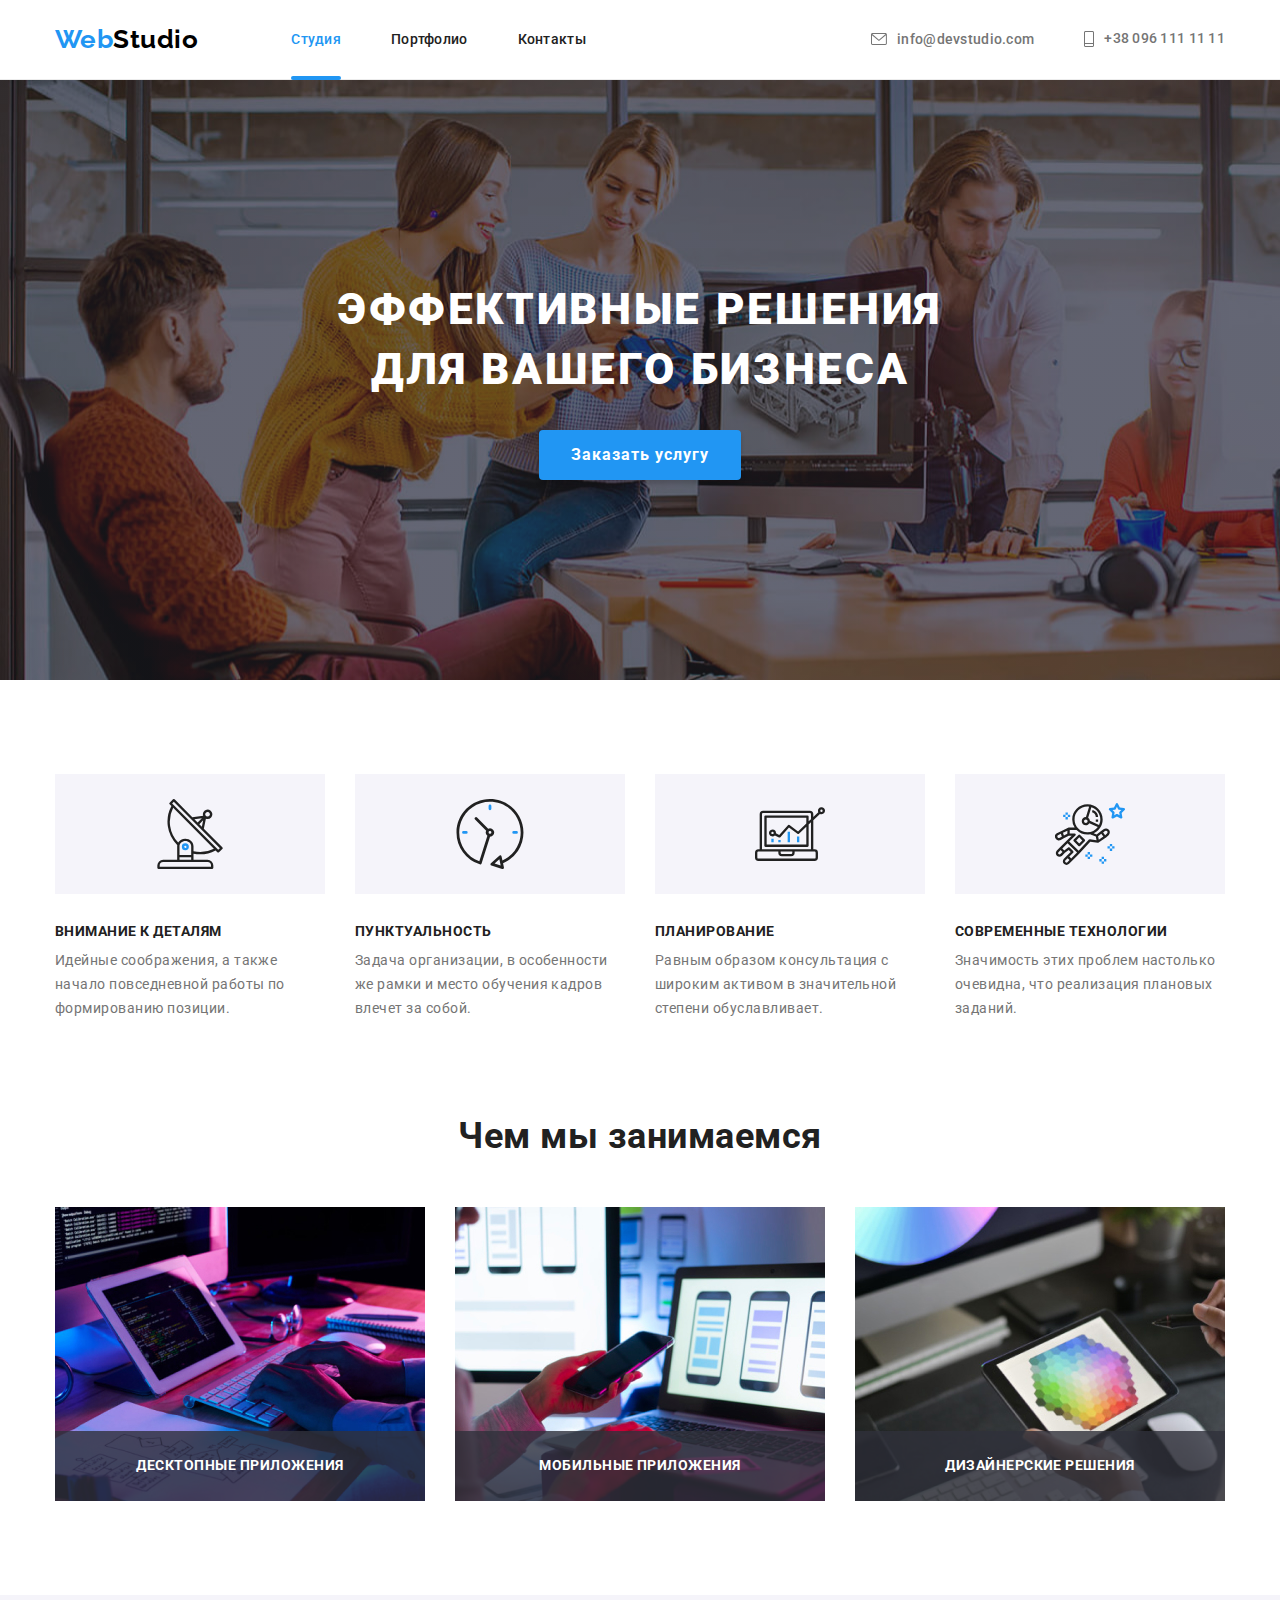
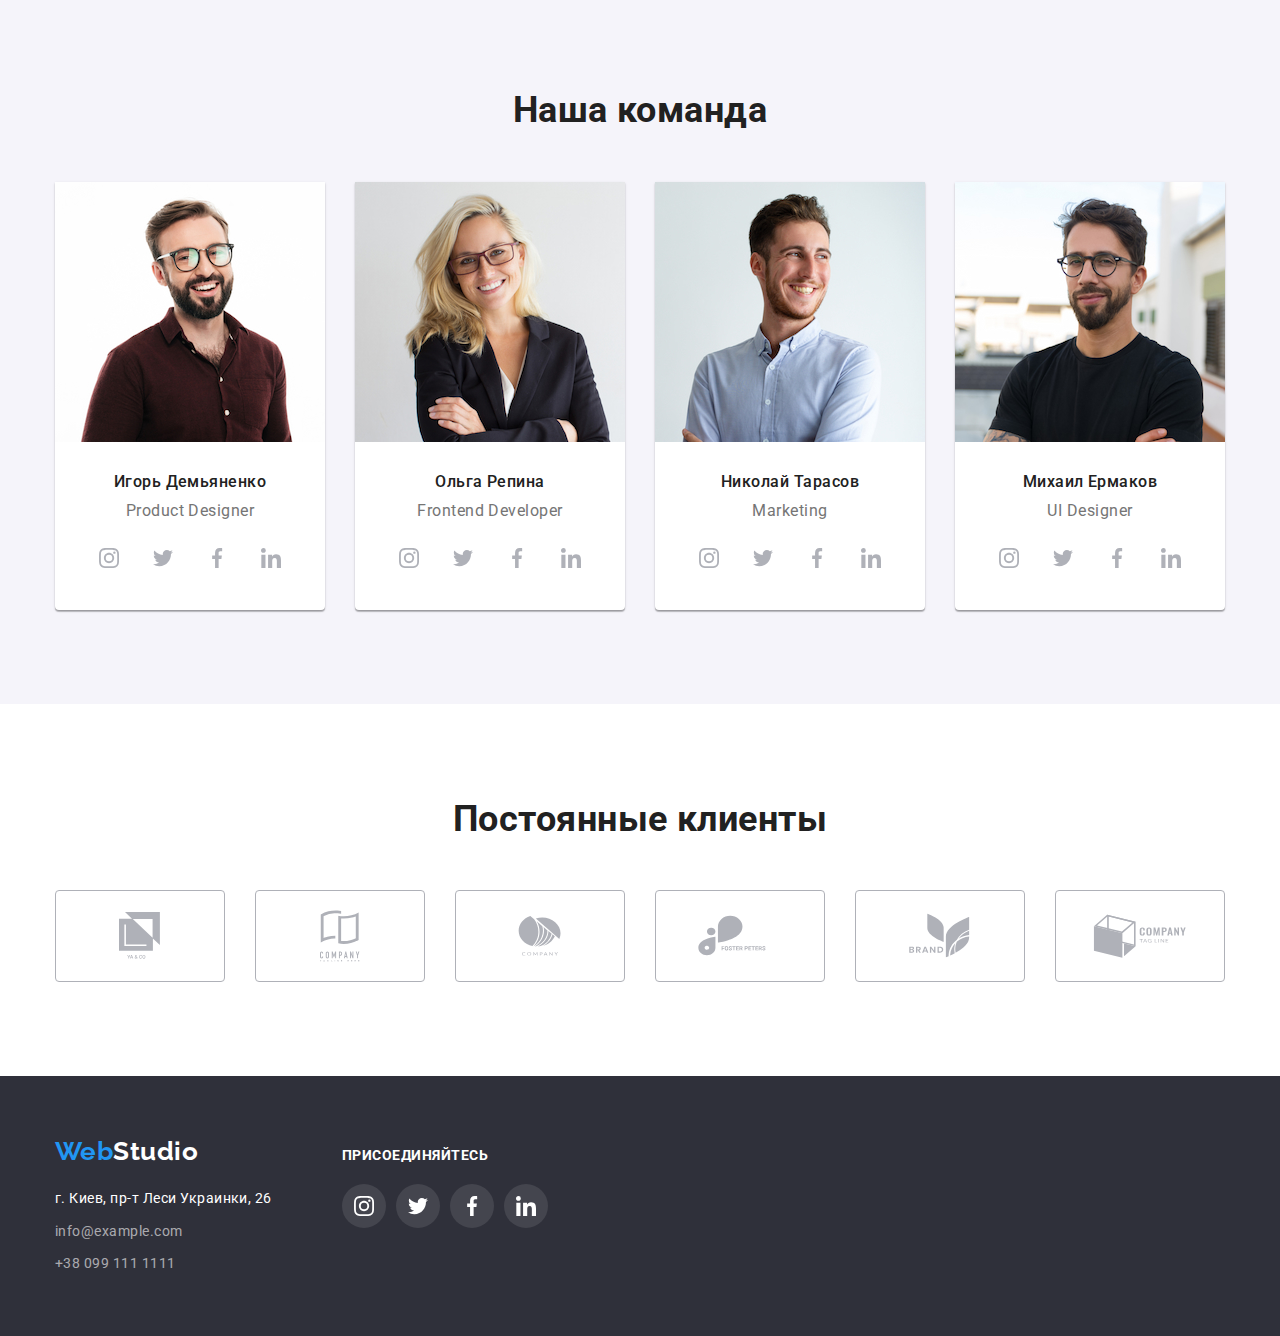
<file: index.html>
<!DOCTYPE html>
<html lang="ru">

<head>
  <meta charset="UTF-8">
  <meta http-equiv="X-UA-Compatible" content="IE=edge">
  <meta name="viewport" content="width=device-width, initial-scale=1.0">
  <title>WebStudio | эффективные решения для вашего бизнеса</title>
  <link rel="preconnect" href="https://fonts.gstatic.com">
  <link
    href="https://fonts.googleapis.com/css2?family=Raleway:wght@700&family=Roboto:wght@400;500;700;900&display=swap"
    rel="stylesheet">
  <link rel="stylesheet"
    href="https://cdnjs.cloudflare.com/ajax/libs/modern-normalize/1.0.0/modern-normalize.min.css">
  <link rel="stylesheet" href="./css/styles.css">
</head>

<body>

  <!-- Шапка сайта -->
  <header class="main-header">
    <div class="header-container container">
      <nav class="navigation">
        <a class="logo link" href="./index.html" lang="en">
          <span class="logo-accent">Web</span>Studio
        </a>
        <ul class="menu list">
          <li class="menu-item">
            <a class="menu-link link current" href="./index.html">Студия</a>
          </li>
          <li class="menu-item">
            <a class="menu-link link" href="./portfolio.html">Портфолио</a>
          </li>
          <li class="menu-item">
            <a class="menu-link link" href="">Контакты</a>
          </li>
        </ul>
      </nav>
      <ul class="contacts list">
        <li class="contacts-item">
          <a class="contacts-link link" href="mailto:info@devstudio.com" target="_blank"
            rel="noopener noreferrer">
            <svg class="contacts-link-icon" width="16px" height="12px">
              <use href="./images/svg/icons.svg#icon-mail"></use>
            </svg>
            info@devstudio.com
          </a>
        </li>
        <li class="contacts-item">
          <a class="contacts-link link" href="tel:+380961111111">
            <svg class="contacts-link-icon" width="10px" height="16px">
              <use href="./images/svg/icons.svg#icon-phone"></use>
            </svg>+38 096 111 11 11</a>
        </li>
      </ul>
    </div>
  </header>

  <main>

    <!-- Секция герой -->
    <section class="hero">
      <div class="container">
        <h1 class="heading">Эффективные решения для вашего бизнеса</h1>
        <button class="hero-button" type="button" data-modal-open>Заказать услугу</button>
      </div>
    </section>

    <!-- Секция особенноестей -->
    <section class="features">
      <div class="container">
        <h2 class="visually-hidden">Наши особенности</h2>
        <ul class="features-list list">
          <li class="features-item">
            <div class="features-item-illustration">
              <svg class="features-item-illustration-icon" width="70px" height="70px">
                <use href="./images/svg/icons.svg#icon-antenna"></use>
              </svg>
            </div>
            <h3 class="features-heading">Внимание к деталям</h3>
            <p class="features-paragraph">Идейные соображения, а также начало
              повседневной работы по формированию позиции.</p>
          </li>
          <li class="features-item">
            <div class="features-item-illustration">
              <svg class="features-item-illustration-icon" width="70px" height="70px">
                <use href="./images/svg/icons.svg#icon-clock"></use>
              </svg>
            </div>
            <h3 class="features-heading">Пунктуальность</h3>
            <p class="features-paragraph">Задача организации, в особенности же
              рамки и место обучения кадров влечет за собой.</p>
          </li>
          <li class="features-item">
            <div class="features-item-illustration">
              <svg class="features-item-illustration-icon" width="70px" height="70px">
                <use href="./images/svg/icons.svg#icon-diagram"></use>
              </svg>
            </div>
            <h3 class="features-heading">Планирование</h3>
            <p class="features-paragraph">Равным образом консультация с широким
              активом в значительной степени обуславливает.</p>
          </li>
          <li class="features-item">
            <div class="features-item-illustration">
              <svg class="features-item-illustration-icon" width="70px" height="70px">
                <use href="./images/svg/icons.svg#icon-astronaut"></use>
              </svg>
            </div>
            <h3 class="features-heading">Современные технологии</h3>
            <p class="features-paragraph">Значимость этих проблем настолько
              очевидна, что реализация плановых заданий.</p>
          </li>
        </ul>
      </div>
    </section>

    <!-- Секция "Чем мы занимаемся"-->
    <section class="doing">
      <div class="container">
        <h2 class="section-heading">Чем мы занимаемся</h2>
        <ul class="doing-list list">
          <li class="doing-item">
            <img src="./images/work-process/work-process-1.jpg"
              alt="Программист пишет код" width="370" height="294">
            <div class="doing-description-block">
              <p class="doing-description">Десктопные приложения</p>
            </div>
          </li>
          <li class="doing-item">
            <img src="./images/work-process/work-process-2.jpg"
              alt="Дизайнер разрабатывает интерфейс" width="370" height="294">
            <div class="doing-description-block">
              <p class="doing-description">Мобильные приложения</p>
            </div>
          </li>
          <li class="doing-item">
            <img src="./images/work-process/work-process-3.jpg"
              alt="Дизайнер подбирает палитру на планшете" width="370" height="294">
            <div class="doing-description-block">
              <p class="doing-description">Дизайнерские решения</p>
            </div>
          </li>
        </ul>
      </div>
    </section>

    <!-- Секция "Наша команда"-->
    <section class="team">
      <div class="container">
        <h2 class="section-heading">Наша команда</h2>
        <ul class="team-list list">
          <li class="team-item">
            <img src="./images/team/ihor-demianenko.jpg"
              alt="Член команды позирует для фото и улыбается" width="270" height="260">
            <div class="team-desc">
              <h3 class="section-subheading">Игорь Демьяненко</h3>
              <p class="profession" lang="en">Product Designer</p>
              <ul class="team-social-list list">
                <li class="team-social-item">
                  <a class="team-social-item-link" href="">
                    <svg class="team-social-icon" width="20px" height="20px">
                      <use href="./images/svg/icons.svg#icon-instagram"></use>
                    </svg>
                  </a>
                </li>
                <li class="team-social-item">
                  <a class="team-social-item-link" href="" href="">
                    <svg class="team-social-icon" width="20px" height="20px">
                      <use href="./images/svg/icons.svg#icon-twitter"></use>
                    </svg>
                  </a>
                </li>
                <li class="team-social-item">
                  <a class="team-social-item-link" href="" href="">
                    <svg class="team-social-icon" width="20px" height="20px">
                      <use href="./images/svg/icons.svg#icon-facebook"></use>
                    </svg>
                  </a>
                </li>
                <li class="team-social-item">
                  <a class="team-social-item-link" href="" href="">
                    <svg class="team-social-icon" width="20px" height="20px">
                      <use href="./images/svg/icons.svg#icon-linkedin"></use>
                    </svg>
                  </a>
                </li>
              </ul>
            </div>
          </li>
          <li class="team-item">
            <img src="./images/team/olha-repina.jpg"
              alt="Член команды позирует для фото и улыбается" width="270" height="260">
            <div class="team-desc">
              <h3 class="section-subheading">Ольга Репина</h3>
              <p class="profession" lang="en">Frontend Developer</p>
              <ul class="team-social-list list">
                <li class="team-social-item">
                  <a class="team-social-item-link" href="">
                    <svg class="team-social-icon" width="20px" height="20px">
                      <use href="./images/svg/icons.svg#icon-instagram"></use>
                    </svg>
                  </a>
                </li>
                <li class="team-social-item">
                  <a class="team-social-item-link" href="" href="">
                    <svg class="team-social-icon" width="20px" height="20px">
                      <use href="./images/svg/icons.svg#icon-twitter"></use>
                    </svg>
                  </a>
                </li>
                <li class="team-social-item">
                  <a class="team-social-item-link" href="" href="">
                    <svg class="team-social-icon" width="20px" height="20px">
                      <use href="./images/svg/icons.svg#icon-facebook"></use>
                    </svg>
                  </a>
                </li>
                <li class="team-social-item">
                  <a class="team-social-item-link" href="" href="">
                    <svg class="team-social-icon" width="20px" height="20px">
                      <use href="./images/svg/icons.svg#icon-linkedin"></use>
                    </svg>
                  </a>
                </li>
              </ul>
            </div>
          </li>
          <li class="team-item">
            <img src="./images/team/nykolai-tarasov.jpg"
              alt="Член команды позирует для фото и улыбается" width="270" height="260">
            <div class="team-desc">
              <h3 class="section-subheading">Николай Тарасов</h3>
              <p class="profession" lang="en">Marketing</p>
              <ul class="team-social-list list">
                <li class="team-social-item">
                  <a class="team-social-item-link" href="">
                    <svg class="team-social-icon" width="20px" height="20px">
                      <use href="./images/svg/icons.svg#icon-instagram"></use>
                    </svg>
                  </a>
                </li>
                <li class="team-social-item">
                  <a class="team-social-item-link" href="" href="">
                    <svg class="team-social-icon" width="20px" height="20px">
                      <use href="./images/svg/icons.svg#icon-twitter"></use>
                    </svg>
                  </a>
                </li>
                <li class="team-social-item">
                  <a class="team-social-item-link" href="" href="">
                    <svg class="team-social-icon" width="20px" height="20px">
                      <use href="./images/svg/icons.svg#icon-facebook"></use>
                    </svg>
                  </a>
                </li>
                <li class="team-social-item">
                  <a class="team-social-item-link" href="" href="">
                    <svg class="team-social-icon" width="20px" height="20px">
                      <use href="./images/svg/icons.svg#icon-linkedin"></use>
                    </svg>
                  </a>
                </li>
              </ul>
            </div>
          </li>
          <li class="team-item">
            <img src="./images/team/mykhayl-ermakov.jpg"
              alt="Член команды позирует для фото и улыбается" width="270" height="260">
            <div class="team-desc">
              <h3 class="section-subheading">Михаил Ермаков</h3>
              <p class="profession" lang="en">UI Designer</p>
              <ul class="team-social-list list">
                <li class="team-social-item">
                  <a class="team-social-item-link" href="">
                    <svg class="team-social-icon" width="20px" height="20px">
                      <use href="./images/svg/icons.svg#icon-instagram"></use>
                    </svg>
                  </a>
                </li>
                <li class="team-social-item">
                  <a class="team-social-item-link" href="" href="">
                    <svg class="team-social-icon" width="20px" height="20px">
                      <use href="./images/svg/icons.svg#icon-twitter"></use>
                    </svg>
                  </a>
                </li>
                <li class="team-social-item">
                  <a class="team-social-item-link" href="" href="">
                    <svg class="team-social-icon" width="20px" height="20px">
                      <use href="./images/svg/icons.svg#icon-facebook"></use>
                    </svg>
                  </a>
                </li>
                <li class="team-social-item">
                  <a class="team-social-item-link" href="" href="">
                    <svg class="team-social-icon" width="20px" height="20px">
                      <use href="./images/svg/icons.svg#icon-linkedin"></use>
                    </svg>
                  </a>
                </li>
              </ul>
            </div>
          </li>
        </ul>
      </div>
    </section>

    <!-- Секция "Постоянные клиенты"-->
    <section class="clients">
      <div class="container">
        <h2 class="section-heading">Постоянные клиенты</h2>
        <ul class="clients-list list">
          <li class="clients-item">
            <a class="clients-item-link" href="">
              <svg class="clients-item-icon" width="41px" height="47px">
                <use href="./images/svg/icons.svg#icon-company1"></use>
              </svg>
            </a>
          </li>
          <li class="clients-item">
            <a class="clients-item-link" href="">
              <svg class="clients-item-icon" width="40px" height="52px">
                <use href="./images/svg/icons.svg#icon-company2"></use>
              </svg>
            </a>
          </li>
          <li class="clients-item">
            <a class="clients-item-link" href="">
              <svg class="clients-item-icon" width="43px" height="41px">
                <use href="./images/svg/icons.svg#icon-company3"></use>
              </svg>
            </a>
          </li>
          <li class="clients-item">
            <a class="clients-item-link" href="">
              <svg class="clients-item-icon" width="84px" height="41px">
                <use href="./images/svg/icons.svg#icon-company4"></use>
              </svg>
            </a>
          </li>
          <li class="clients-item">
            <a class="clients-item-link" href="">
              <svg class="clients-item-icon" width="63px" height="45px">
                <use href="./images/svg/icons.svg#icon-company5"></use>
              </svg>
            </a>
          </li>
          <li class="clients-item">
            <a class="clients-item-link" href="">
              <svg class="clients-item-icon" width="94px" height="44px">
                <use href="./images/svg/icons.svg#icon-company6"></use>
              </svg>
            </a>
          </li>
        </ul>
      </div>
    </section>

  </main>

  <!-- Футер сайта -->
  <footer class="main-footer">
    <div class="footer-container container">
      <div class="contacts-container">
        <a class="footer-logo link" href="./index.html" lang="en">
          <span class="logo-accent">Web</span>Studio
        </a>
        <address class="footer-contacts">
          <ul class="list">
            <li class="footer-contacts-item">
              <a class="address-link link" href="https://goo.gl/maps/T2K9LCpTaU9NKCbx8"
                target="_blank" rel="noopener noreferrer">г. Киев, пр-т Леси Украинки,
                26</a>
            </li>
            <li class="footer-contacts-item">
              <a class="footer-contacts-link link" href="mailto:info@devstudio.com"
                target="_blank" rel="noopener noreferrer">info@example.com</a>
            </li>
            <li class="footer-contacts-item">
              <a class="footer-contacts-link link" href="tel:+380961111111">+38 099 111
                1111</a>
            </li>
          </ul>
        </address>
      </div>
      <div class="social-contacts-container">
        <h3 class="footer-subheading">Присоединяйтесь</h3>
        <ul class="social-list list">
          <li class="social-item">
            <a class="social-item-link" href="">
              <svg class="social-icon" width="20px" height="20px">
                <use href="./images/svg/icons.svg#icon-instagram"></use>
              </svg>
            </a>
          </li>
          <li class="social-item">
            <a class="social-item-link" href="" href="">
              <svg class="social-icon" width="20px" height="20px">
                <use href="./images/svg/icons.svg#icon-twitter"></use>
              </svg>
            </a>
          </li>
          <li class="social-item">
            <a class="social-item-link" href="" href="">
              <svg class="social-icon" width="20px" height="20px">
                <use href="./images/svg/icons.svg#icon-facebook"></use>
              </svg>
            </a>
          </li>
          <li class="social-item">
            <a class="social-item-link" href="" href="">
              <svg class="social-icon" width="20px" height="20px">
                <use href="./images/svg/icons.svg#icon-linkedin"></use>
              </svg>
            </a>
          </li>
        </ul>
      </div>
    </div>
  </footer>

  <!-- Модальное окно -->
  <div class="backdrop is-hidden" data-modal>
    <div class="modal">
      <button class="close-modal" type="button" data-modal-close>
        <svg class="close-modal-icon" width="18px" height="18px">
          <use href="./images/svg/icons.svg#icon-close"></use>
        </svg>
      </button>
    </div>
  </div>

  <!-- Открытие/закрытие модального окна -->
  <script src="./js/modal.js"></script>

</body>

</html>
</file>
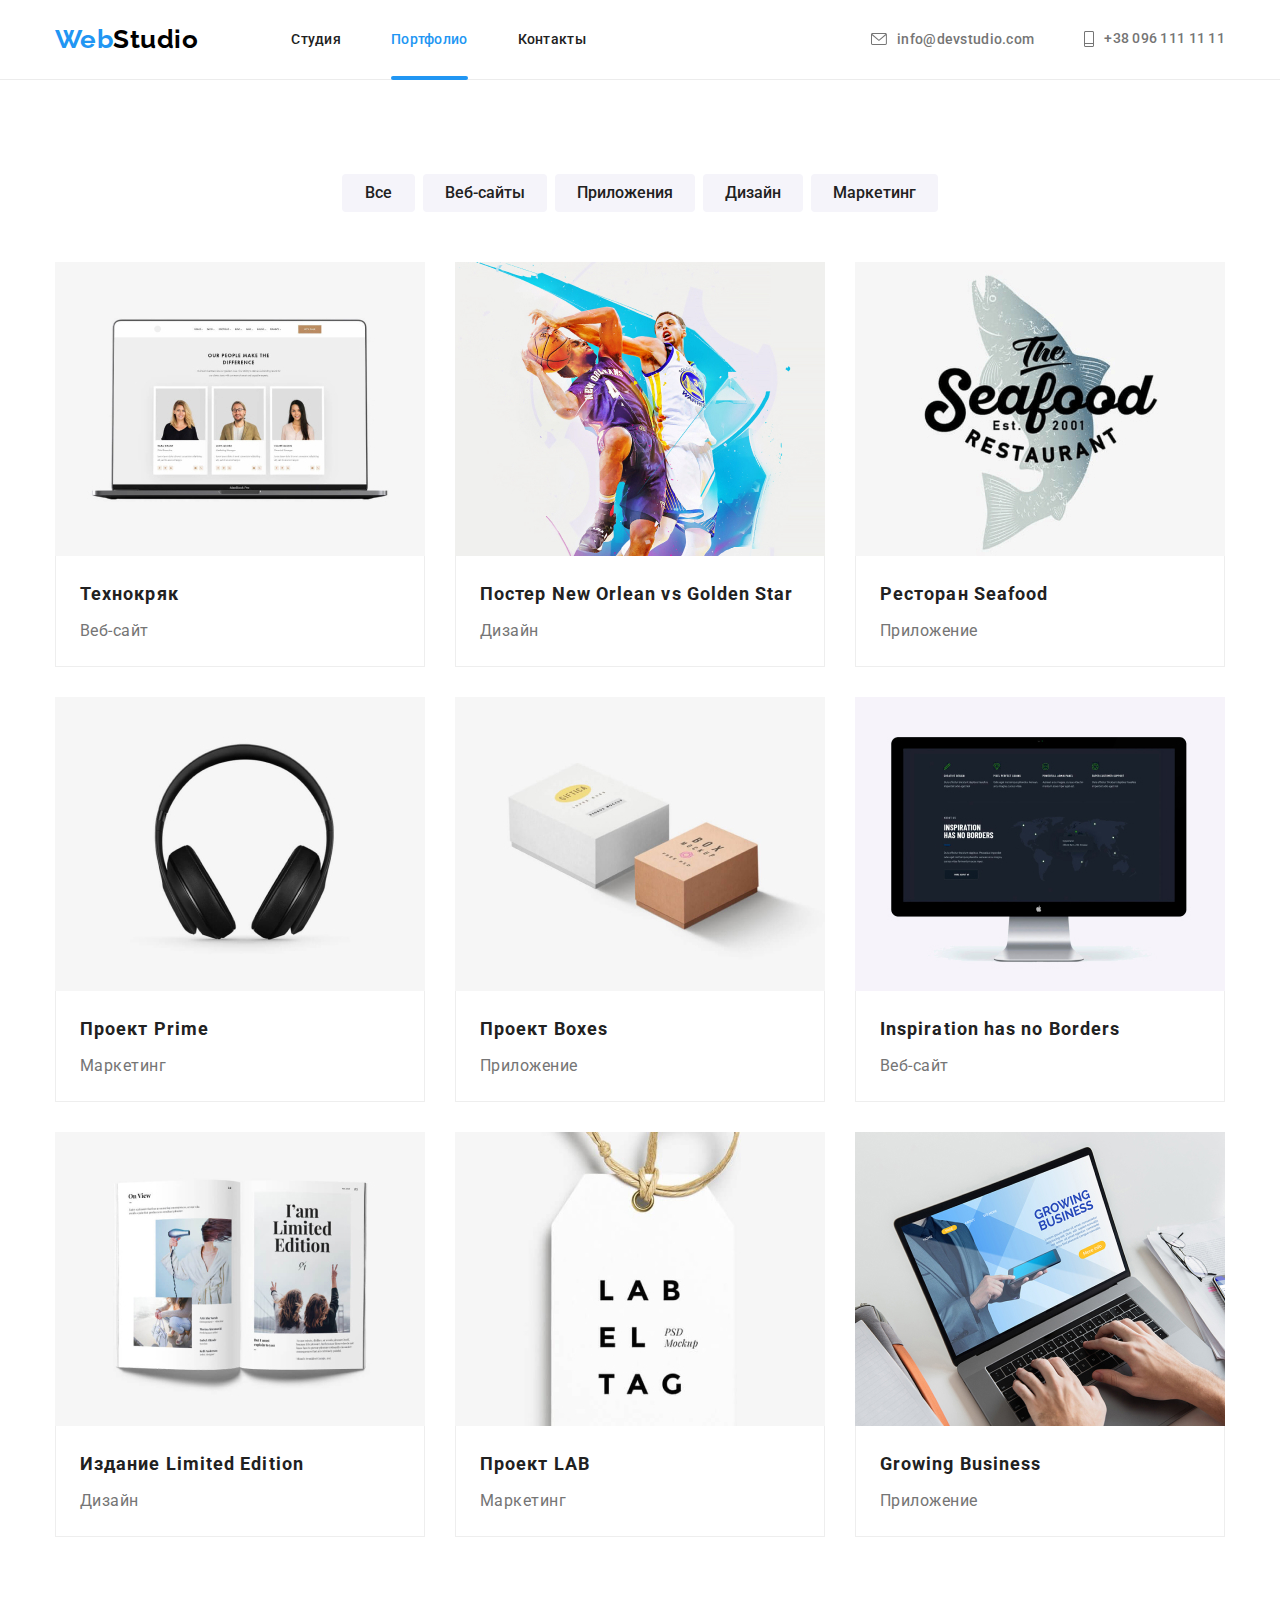
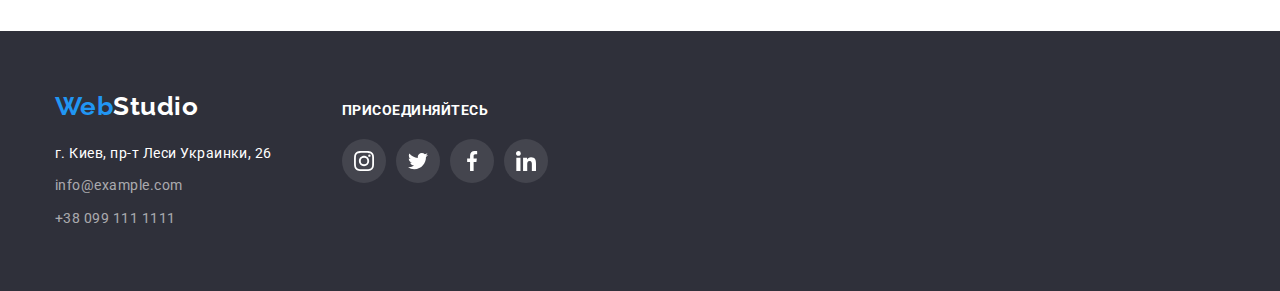
<file: portfolio.html>
<!DOCTYPE html>
<html lang="ru">

<head>
  <meta charset="UTF-8">
  <meta http-equiv="X-UA-Compatible" content="IE=edge">
  <meta name="viewport" content="width=device-width, initial-scale=1.0">
  <title>WebStudio | эффективные решения для вашего бизнеса</title>
  <link rel="preconnect" href="https://fonts.gstatic.com">
  <link
    href="https://fonts.googleapis.com/css2?family=Raleway:wght@700&family=Roboto:wght@400;500;700;900&display=swap"
    rel="stylesheet">
  <link rel="stylesheet"
    href="https://cdnjs.cloudflare.com/ajax/libs/modern-normalize/1.0.0/modern-normalize.min.css">
  <link rel="stylesheet" href="./css/styles.css">
</head>

<body>

  <!-- Шапка сайта -->
  <header class="main-header">
    <div class="header-container container">
      <nav class="navigation">
        <a class="logo link" href="./index.html" lang="en">
          <span class="logo-accent">Web</span>Studio
        </a>
        <ul class="menu list">
          <li class="menu-item">
            <a class="menu-link link" href="./index.html">Студия</a>
          </li>
          <li class="menu-item">
            <a class="menu-link link current" href="./portfolio.html">Портфолио</a>
          </li>
          <li class="menu-item">
            <a class="menu-link link" href="">Контакты</a>
          </li>
        </ul>
      </nav>
      <ul class="contacts list">
        <li class="contacts-item">
          <a class="contacts-link link" href="mailto:info@devstudio.com" target="_blank"
            rel="noopener noreferrer">
            <svg class="contacts-link-icon" width="16px" height="12px">
              <use href="./images/svg/icons.svg#icon-mail"></use>
            </svg>
            info@devstudio.com
          </a>
        </li>
        <li class="contacts-item">
          <a class="contacts-link link" href="tel:+380961111111">
            <svg class="contacts-link-icon" width="10px" height="16px">
              <use href="./images/svg/icons.svg#icon-phone"></use>
            </svg>+38 096 111 11 11</a>
        </li>
      </ul>
    </div>
  </header>

  <main>

    <!-- Секция портфолио -->
    <section class="portfolio">
      <div class="container">
        <h1 class="visually-hidden">Наши работы</h1>
        <ul class="filter-list list">
          <li class="filter-item">
            <button class="filter-button" type="button">Все</button>
          </li>
          <li class="filter-item">
            <button class="filter-button" type="button">Веб-сайты</button>
          </li>
          <li class="filter-item">
            <button class="filter-button" type="button">Приложения</button>
          </li>
          <li class="filter-item">
            <button class="filter-button" type="button">Дизайн</button>
          </li>
          <li class="filter-item">
            <button class="filter-button" type="button">Маркетинг</button>
          </li>
        </ul>
        <ul class="portfolio-list list">
          <li class="portfolio-item">
            <a class="portfolio-item-link link" href="">
              <div class="portfolio-item-wrapper">
                <img src="./images/portfolio/tekhnokryak.jpg"
                  alt="Страница сайта на экране ноутбука" width="370" height="294">
                <p class="portfolio-item-overlay">Технокряк это современная площадка
                  распространения коронавируса.
                  Компании
                  используют эту
                  платформу для цифрового шпионажа и атак на защищённые сервера
                  конкурентов.
                </p>
              </div>
              <div class="card-content">
                <h2 class="portfolio-heading">Технокряк</h2>
                <p class="portfolio-paragraph">Веб-сайт</p>
              </div>
            </a>
          </li>
          <li class="portfolio-item">
            <a class="portfolio-item-link link" href="">
              <div class="portfolio-item-wrapper">
                <img src="./images/portfolio/new-orlean-vs-golden-star.jpg"
                  alt="Постер с изображением игры двух баскетболистов" width="370"
                  height="294">
                <p class="portfolio-item-overlay" lang="en">Lorem ipsum dolor sit amet
                  consectetur,
                  adipisicing elit. Enim magni odio dignissimos voluptates eum. Odio enim
                  a
                  distinctio odit ipsa veritatis obcaecati. Veritatis, amet perspiciatis?
                </p>
              </div>
              <div class="card-content">
                <h2 class="portfolio-heading">Постер <span lang="en">New Orlean vs Golden
                    Star</span></h2>
                <p class="portfolio-paragraph">Дизайн</p>
              </div>
            </a>
          </li>
          <li class="portfolio-item">
            <a class="portfolio-item-link link" href="">
              <div class="portfolio-item-wrapper">
                <img src="./images/portfolio/seafood.jpg"
                  alt="Логотип ресторана морепродуктов" width="370" height="294">
                <p class="portfolio-item-overlay" lang="en">Lorem ipsum dolor sit amet
                  consectetur,
                  adipisicing elit. Enim magni odio dignissimos voluptates eum. Odio enim
                  a
                  distinctio odit ipsa veritatis obcaecati. Veritatis, amet perspiciatis?
                </p>
              </div>
              <div class="card-content">
                <h2 class="portfolio-heading">Ресторан <span lang="en">Seafood</span></h2>
                <p class="portfolio-paragraph">Приложение</p>
              </div>
            </a>
          </li>
          <li class="portfolio-item">
            <a class="portfolio-item-link link" href="">
              <div class="portfolio-item-wrapper">
                <img src="./images/portfolio/prime.jpg" alt="Студийные наушники"
                  width="370" height="294">
                <p class="portfolio-item-overlay" lang="en">Lorem ipsum dolor sit amet
                  consectetur,
                  adipisicing elit. Enim magni odio dignissimos voluptates eum. Odio enim
                  a
                  distinctio odit ipsa veritatis obcaecati. Veritatis, amet perspiciatis?
                </p>
              </div>
              <div class="card-content">
                <h2 class="portfolio-heading">Проект <span lang="en">Prime</span></h2>
                <p class="portfolio-paragraph">Маркетинг</p>
              </div>
            </a>
          </li>
          <li class="portfolio-item">
            <a class="portfolio-item-link link" href="">
              <div class="portfolio-item-wrapper">
                <img src="./images/portfolio/boxes.jpg" alt="Две коробки" width="370"
                  height="294">
                <p class="portfolio-item-overlay" lang="en">Lorem ipsum dolor sit amet
                  consectetur,
                  adipisicing elit. Enim magni odio dignissimos voluptates eum. Odio enim
                  a
                  distinctio odit ipsa veritatis obcaecati. Veritatis, amet perspiciatis?
                </p>
              </div>
              <div class="card-content">
                <h2 class="portfolio-heading">Проект <span lang="en">Boxes</span></h2>
                <p class="portfolio-paragraph">Приложение</p>
              </div>
            </a>
          </li>
          <li class="portfolio-item">
            <a class="portfolio-item-link link" href="">
              <div class="portfolio-item-wrapper">
                <img src="./images/portfolio/inspiration-has-no-borders.jpg"
                  alt="Монитор с изображением сайта" width="370" height="294">
                <p class="portfolio-item-overlay" lang="en">Lorem ipsum dolor sit amet
                  consectetur,
                  adipisicing elit. Enim magni odio dignissimos voluptates eum. Odio enim
                  a
                  distinctio odit ipsa veritatis obcaecati. Veritatis, amet perspiciatis?
                </p>
              </div>
              <div class="card-content">
                <h2 class="portfolio-heading" lang="en">Inspiration has no Borders</h2>
                <p class="portfolio-paragraph">Веб-сайт</p>
              </div>
            </a>
          </li>
          <li class="portfolio-item">
            <a class="portfolio-item-link link" href="">
              <div class="portfolio-item-wrapper">
                <img src="./images/portfolio/limited-edition.jpg"
                  alt="Журнал в развернутом виде" width="370" height="294">
                <p class="portfolio-item-overlay" lang="en">Lorem ipsum dolor sit amet
                  consectetur,
                  adipisicing elit. Enim magni odio dignissimos voluptates eum. Odio enim
                  a
                  distinctio odit ipsa veritatis obcaecati. Veritatis, amet perspiciatis?
                </p>
              </div>
              <div class="card-content">
                <h2 class="portfolio-heading">Издание <span lang="en">Limited
                    Edition</span></h2>
                <p class="portfolio-paragraph">Дизайн</p>
              </div>
            </a>
          </li>
          <li class="portfolio-item">
            <a class="portfolio-item-link link" href="">
              <div class="portfolio-item-wrapper">
                <img src="./images/portfolio/lab.jpg" alt="Бирка с изображением логотипа"
                  width="370" height="294">
                <p class="portfolio-item-overlay" lang="en">Lorem ipsum dolor sit amet
                  consectetur,
                  adipisicing elit. Enim magni odio dignissimos voluptates eum. Odio enim
                  a
                  distinctio odit ipsa veritatis obcaecati. Veritatis, amet perspiciatis?
                </p>
              </div>
              <div class="card-content">
                <h2 class="portfolio-heading">Проект <span lang="en">LAB</span></h2>
                <p class="portfolio-paragraph">Маркетинг</p>
              </div>
            </a>
          </li>
          <li class="portfolio-item">
            <a class="portfolio-item-link link" href="">
              <div class="portfolio-item-wrapper">
                <img src="./images/portfolio/growing-business.jpg"
                  alt="Ноутбук за которым работают" width="370" height="294">
                <p class="portfolio-item-overlay" lang="en">Lorem ipsum dolor sit amet
                  consectetur,
                  adipisicing elit. Enim magni odio dignissimos voluptates eum. Odio enim
                  a
                  distinctio odit ipsa veritatis obcaecati. Veritatis, amet perspiciatis?
                </p>
              </div>
              <div class="card-content">
                <h2 class="portfolio-heading" lang="en">Growing Business</h2>
                <p class="portfolio-paragraph">Приложение</p>
              </div>
            </a>
          </li>
        </ul>
      </div>
    </section>
  </main>

  <!-- Футер сайта -->
  <footer class="main-footer">
    <div class="footer-container container">
      <div class="contacts-container">
        <a class="footer-logo link" href="./index.html" lang="en">
          <span class="logo-accent">Web</span>Studio
        </a>
        <address class="footer-contacts">
          <ul class="list">
            <li class="footer-contacts-item">
              <a class="address-link link" href="https://goo.gl/maps/T2K9LCpTaU9NKCbx8"
                target="_blank" rel="noopener noreferrer">г. Киев, пр-т Леси Украинки,
                26</a>
            </li>
            <li class="footer-contacts-item">
              <a class="footer-contacts-link link" href="mailto:info@devstudio.com"
                target="_blank" rel="noopener noreferrer">info@example.com</a>
            </li>
            <li class="footer-contacts-item">
              <a class="footer-contacts-link link" href="tel:+380961111111">+38 099 111
                1111</a>
            </li>
          </ul>
        </address>
      </div>
      <div class="social-contacts-container">
        <h3 class="footer-subheading">Присоединяйтесь</h3>
        <ul class="social-list list">
          <li class="social-item">
            <a class="social-item-link" href="">
              <svg class="social-icon" width="20px" height="20px">
                <use href="./images/svg/icons.svg#icon-instagram"></use>
              </svg>
            </a>
          </li>
          <li class="social-item">
            <a class="social-item-link" href="" href="">
              <svg class="social-icon" width="20px" height="20px">
                <use href="./images/svg/icons.svg#icon-twitter"></use>
              </svg>
            </a>
          </li>
          <li class="social-item">
            <a class="social-item-link" href="" href="">
              <svg class="social-icon" width="20px" height="20px">
                <use href="./images/svg/icons.svg#icon-facebook"></use>
              </svg>
            </a>
          </li>
          <li class="social-item">
            <a class="social-item-link" href="" href="">
              <svg class="social-icon" width="20px" height="20px">
                <use href="./images/svg/icons.svg#icon-linkedin"></use>
              </svg>
            </a>
          </li>
        </ul>
      </div>
    </div>
  </footer>
</body>

</html>
</file>
<file: css/styles.css>
:root {
  --main-font: 'Roboto', sans-serif;
  --secondary-font: 'Raleway', sans-serif;
  --main-timing-function: cubic-bezier(0.4, 0, 0.2, 1);
  --main-duration: 250ms;
  --main-text-color: #212121;
  --secondary-text-color: #ffffff;
  --paragraph-text-color: #757575;
  --main-background-color: #ffffff;
  --secondary-background-color: #f5f4fa;
  --accent-color: #2196f3;
  --icon-color: #afb1b8;
}

body {
  font-family: var(--main-font);
  color: var(--main-text-color);
  letter-spacing: 0.03em;
  background-color: var(--main-background-color);
  min-width: 1200px;
}

/* Компоненты */
h1,
h2,
h3,
h4,
h5,
h6,
p {
  margin-top: 0;
  margin-bottom: 0;
}

ul,
ol {
  margin-top: 0;
  margin-bottom: 0;
  padding-left: 0;
}

img {
  display: block;
}

.link {
  color: var(--main-text-color);
  text-decoration: none;
}

.list {
  list-style: none;
}

.container {
  width: 1200px;
  padding-left: 15px;
  padding-right: 15px;
  margin-left: auto;
  margin-right: auto;
}

.section-heading {
  margin-bottom: 50px;
  font-size: 36px;
  line-height: 1.17;
  text-align: center;
}

/* Шапка сайта */

.main-header {
  border-bottom: 1px solid #ececec;
}

.header-container {
  display: flex;
}

.navigation,
.menu {
  display: flex;
  align-items: center;
}

.logo {
  margin-right: 93px;
  color: #000000;
  font-family: var(--secondary-font);
  font-weight: 700;
  font-size: 26px;
  line-height: 1.19;
}

.menu-item:not(:last-child) {
  margin-right: 50px;
}

.menu-link {
  position: relative;
  display: block;
  padding-top: 32px;
  padding-bottom: 31px;
  font-weight: 500;
  font-size: 14px;
  line-height: 1.14;
  letter-spacing: 0.02em;
  transition: color var(--main-duration) var(--main-timing-function);
}

.current::after {
  content: '';
  position: absolute;
  left: 0;
  bottom: -1px;
  width: 100%;
  height: 4px;
  border-radius: 2px;
  background-color: var(--accent-color);
}

.contacts-link {
  display: flex;
  align-items: center;
  color: var(--paragraph-text-color);
  font-weight: 500;
  font-size: 14px;
  line-height: 1.14;
  letter-spacing: 0.02em;
  transition: color var(--main-duration) var(--main-timing-function);
}

.contacts-link-icon {
  display: block;
  margin-right: 10px;
  fill: var(--paragraph-text-color);
}

.contacts {
  display: flex;
  align-items: center;
  margin-left: auto;
}

.contacts-item:not(:last-child) {
  margin-right: 50px;
}

.logo-accent,
.current,
.menu-link:hover,
.menu-link:focus,
.contacts-link:hover,
.contacts-link:focus {
  color: var(--accent-color);
}

.contacts-link:hover .contacts-link-icon,
.contacts-link:focus .contacts-link-icon {
  fill: var(--accent-color);
}

/* Секция герой */
.hero {
  max-width: 1600px;
  padding-top: 200px;
  padding-bottom: 200px;
  margin-left: auto;
  margin-right: auto;
  text-align: center;
  background-color: #c4c4c4;
  background-image: linear-gradient(
      hsla(235, 10%, 21%, 0.4),
      hsla(235, 10%, 21%, 0.4)
    ),
    url(../images/hero.jpg);
  background-size: cover;
}

.heading {
  padding-left: 280px;
  padding-right: 280px;
  margin-bottom: 30px;
  color: var(--secondary-text-color);
  font-weight: 900;
  font-size: 44px;
  line-height: 1.36;
  letter-spacing: 0.06em;
  text-transform: uppercase;
}

.hero-button {
  min-width: 200px;
  padding-top: 10px;
  padding-bottom: 10px;
  padding-left: 32px;
  padding-right: 32px;

  color: var(--secondary-text-color);
  font-family: var(--main-font);
  font-weight: 700;
  font-size: 16px;
  line-height: 1.87;
  letter-spacing: 0.06em;
  background-color: var(--accent-color);

  cursor: pointer;
  border: none;
  border-radius: 4px;
  box-shadow: 0px 4px 4px rgba(0, 0, 0, 0.15);
  transition: background-color var(--main-duration) var(--main-timing-function);
}
.hero-button:hover,
.hero-button:focus {
  background-color: #188ce8;
}

/* Секция особенностей */
.features {
  padding-top: 94px;
  padding-bottom: 47px;
}

.features-list {
  display: flex;
}

.visually-hidden {
  position: absolute;
  width: 1px;
  height: 1px;
  margin: -1px;
  border: 0;
  padding: 0;

  white-space: nowrap;
  clip-path: inset(100%);
  clip: rect(0 0 0 0);
  overflow: hidden;
}

.features-item-illustration {
  display: flex;
  justify-content: center;
  align-items: center;
  width: 270px;
  height: 120px;
  margin-bottom: 30px;
  background-color: var(--secondary-background-color);
}

.features-heading {
  margin-bottom: 10px;
  font-size: 14px;
  line-height: 1.14;
  text-transform: uppercase;
}

.features-paragraph {
  color: var(--paragraph-text-color);
  font-size: 14px;
  line-height: 1.71;
}

.features-item {
  flex-basis: calc((100% - 90px) / 4);
}

.features-item:not(:last-child) {
  margin-right: 30px;
}

/* Секция "Чем мы занимаемся" */
.doing {
  padding-top: 47px;
  padding-bottom: 94px;
}

.doing-list {
  display: flex;
}

.doing-item {
  position: relative;
}

.doing-item:not(:last-child) {
  margin-right: 30px;
}
.doing-description {
  display: block;
  font-size: 14px;
  font-weight: 700;
  line-height: 1.14;
  text-transform: uppercase;
  color: var(--secondary-text-color);
  text-align: center;
  padding-top: 27px;
  padding-bottom: 27px;
}

.doing-description-block {
  position: absolute;
  bottom: 0;
  left: 0;
  width: 100%;
  height: 70px;
  background-color: hsla(235, 10%, 21%, 0.8);
}

/* Секция "Наша команда" */
.team {
  padding-top: 94px;
  padding-bottom: 94px;
  background-color: var(--secondary-background-color);
}

.team-list {
  display: flex;
  margin: -15px;
}

.team-item {
  margin: 15px;
  background: var(--main-background-color);
  box-shadow: 0px 1px 3px rgba(0, 0, 0, 0.12), 0px 1px 1px rgba(0, 0, 0, 0.14),
    0px 2px 1px rgba(0, 0, 0, 0.2);
  border-radius: 0px 0px 4px 4px;
}

.team-desc {
  padding-top: 30px;
  padding-bottom: 30px;
  padding-left: 32px;
  padding-right: 32px;
}

.section-subheading {
  font-weight: 500;
  font-size: 16px;
  line-height: 1.19;
  text-align: center;
  margin-bottom: 10px;
}

.profession {
  margin-bottom: 16px;
  color: var(--paragraph-text-color);
  font-size: 16px;
  line-height: 1.19;
  text-align: center;
}

.team-social-list {
  display: flex;
  justify-content: space-between;
}

.team-social-item {
  flex-basis: calc((100% - 30px) / 4);
  height: 44px;
}

.team-social-item:not(:last-child) {
  margin-right: 10px;
}

.team-social-item-link {
  display: flex;
  justify-content: center;
  align-items: center;
  width: 100%;
  height: 100%;
  border-radius: 50%;
  background-color: var(--main-background-color);
  transition: background-color var(--main-duration) var(--main-timing-function);
}

.team-social-item-link:hover,
.team-social-item-link:focus {
  background-color: var(--accent-color);
}

.team-social-icon {
  display: inline-block;
  fill: var(--icon-color);
  transition: fill var(--main-duration) var(--main-timing-function);
}

.team-social-item-link:hover .team-social-icon,
.team-social-item-link:focus .team-social-icon {
  fill: var(--secondary-text-color);
}

/* Секция "Постоянные клиенты" */
.clients {
  padding-top: 94px;
  padding-bottom: 94px;
  background-color: var(--main-background-color);
}

.clients-list {
  display: flex;
  justify-content: space-between;
}

.clients-item {
  height: 92px;
  flex-basis: calc((100% - 150px) / 6);
}

.clients-item:not(:last-child) {
  margin-right: 30px;
}

.clients-item-link {
  border: 1px solid var(--icon-color);
  border-radius: 4px;
  display: flex;
  justify-content: center;
  align-items: center;
  width: 100%;
  height: 100%;
  transition: border var(--main-duration) var(--main-timing-function);
}

.clients-item-link:hover,
.clients-item-link:focus {
  border: 1px solid var(--accent-color);
}

.clients-item-icon {
  fill: var(--icon-color);
  transition: fill var(--main-duration) var(--main-timing-function);
}

.clients-item-link:hover .clients-item-icon,
.clients-item-link:focus .clients-item-icon {
  fill: var(--accent-color);
}

/* Футер сайта */

.main-footer {
  padding-top: 60px;
  padding-bottom: 60px;
  background-color: #2f303a;
}

.footer-container {
  display: flex;
  align-items: baseline;
}

.contacts-container {
  margin-right: 70px;
}

.footer-subheading {
  margin-bottom: 20px;
  font-size: 14px;
  line-height: 1.14;
  text-transform: uppercase;
  color: var(--secondary-text-color);
}

.social-list {
  display: flex;
  justify-content: space-between;
}

.social-item:not(:last-child) {
  margin-right: 10px;
}

.social-item-link {
  display: flex;
  justify-content: center;
  align-items: center;
  width: 44px;
  height: 44px;
  background-color: hsla(0, 0%, 100%, 0.1);
  border-radius: 50%;
  transition: background-color var(--main-duration) var(--main-timing-function);
}

.social-icon {
  display: inline-block;
  fill: var(--secondary-text-color);
}

.social-item-link:hover,
.social-item-link:focus {
  background-color: var(--accent-color);
}

.footer-logo {
  color: var(--secondary-text-color);
  font-family: var(--secondary-font);
  font-weight: 700;
  font-size: 26px;
  line-height: 1.19;
  display: inline-block;
  margin-bottom: 20px;
}

.footer-contacts {
  font-style: normal;
  font-size: 14px;
  line-height: 1.71;
}

.address-link {
  color: var(--secondary-text-color);
  transition: color var(--main-duration) var(--main-timing-function);
}

.footer-contacts-item:not(:last-child) {
  margin-bottom: 9px;
}

.footer-contacts-link {
  color: rgba(255, 255, 255, 0.6);
  transition: color var(--main-duration) var(--main-timing-function);
}
.footer-logo-accent,
.address-link:focus,
.address-link:hover,
.footer-contacts-link:focus,
.footer-contacts-link:hover {
  color: var(--accent-color);
}

/* Модальное окно */

.backdrop {
  position: fixed;
  top: 0;
  left: 0;
  z-index: 100;
  height: 100vh;
  width: 100vw;
  background-color: rgba(0, 0, 0, 0.2);
  opacity: 1;
  transition: opacity var(--main-duration) var(--main-timing-function),
    visibility var(--main-duration) var(--main-timing-function);
}

.is-hidden {
  opacity: 0;
  visibility: hidden;
  pointer-events: none;
}

.modal {
  position: absolute;
  top: 50%;
  left: 50%;
  transform: translate(-50%, -50%);
  width: 528px;
  height: 580px;
  background-color: var(--main-background-color);
  box-shadow: 0px 1px 3px rgba(0, 0, 0, 0.12), 0px 1px 1px rgba(0, 0, 0, 0.14),
    0px 2px 1px rgba(0, 0, 0, 0.2);
  border-radius: 4px;
}

.close-modal {
  position: absolute;
  top: 8px;
  right: 8px;
  padding: 5px;
  border-radius: 50%;
  border: 1px solid rgba(0, 0, 0, 0.1);
  background-color: transparent;
  cursor: pointer;
}
.close-modal-icon {
  display: block;
}

/* Страница портфолио */

/* Секция портфолио */

.portfolio {
  padding-top: 94px;
  padding-bottom: 94px;
}

.filter-list {
  display: flex;
  justify-content: center;
  margin-bottom: 50px;
}

.filter-item:not(:last-child) {
  margin-right: 8px;
}

.filter-button {
  min-width: 73px;
  padding-top: 6px;
  padding-bottom: 6px;
  padding-left: 22px;
  padding-right: 22px;

  font-family: var(--main-font);
  color: var(--main-text-color);
  font-weight: 500;
  font-size: 16px;
  line-height: 1.62;
  background-color: var(--secondary-background-color);

  cursor: pointer;
  border: none;
  border-radius: 4px;
  transition: background-color var(--main-duration) var(--main-timing-function),
    color var(--main-duration) var(--main-timing-function),
    box-shadow var(--main-duration) var(--main-timing-function);
}

.filter-button:hover,
.filter-button:focus {
  color: var(--secondary-text-color);
  background-color: var(--accent-color);
  box-shadow: 0px 3px 1px rgba(0, 0, 0, 0.1), 0px 1px 2px rgba(0, 0, 0, 0.08),
    0px 2px 2px rgba(0, 0, 0, 0.12);
}

.portfolio-list {
  margin: -15px;
  display: flex;
  flex-wrap: wrap;
}

.portfolio-item {
  margin: 15px;
}

.portfolio-item-link {
  display: block;
  transition: box-shadow var(--main-duration) var(--main-timing-function);
}

.portfolio-item-link:hover,
.portfolio-item-link:focus {
  box-shadow: 0px 1px 1px rgba(0, 0, 0, 0.12), 0px 4px 4px rgba(0, 0, 0, 0.06),
    1px 4px 6px rgba(0, 0, 0, 0.16);
}

.portfolio-item-wrapper {
  position: relative;
  overflow: hidden;
}

.portfolio-item-overlay {
  position: absolute;
  top: 0;
  left: 0;
  height: 100%;
  width: 100%;
  padding-top: 63px;
  padding-bottom: 63px;
  padding-left: 24px;
  padding-right: 24px;
  overflow: auto;

  font-size: 18px;
  line-height: 1.56;
  color: var(--secondary-text-color);
  background-color: rgba(33, 150, 243, 0.9);

  transform: translateY(101%);
  transition: transform var(--main-duration) var(--main-timing-function);
}

.portfolio-item-link:hover .portfolio-item-overlay,
.portfolio-item-link:focus .portfolio-item-overlay {
  transform: translateY(0%);
}

.card-content {
  padding-top: 20px;
  padding-bottom: 20px;
  padding-left: 24px;
  padding-right: 24px;

  border-left: 1px solid #eeeeee;
  border-right: 1px solid #eeeeee;
  border-bottom: 1px solid #eeeeee;
  box-sizing: border-box;
}

.portfolio-heading {
  font-size: 18px;
  line-height: 2;
  letter-spacing: 0.06em;
  margin-bottom: 4px;
}

.portfolio-paragraph {
  color: var(--paragraph-text-color);
  font-size: 16px;
  line-height: 1.87;
}
</file>
